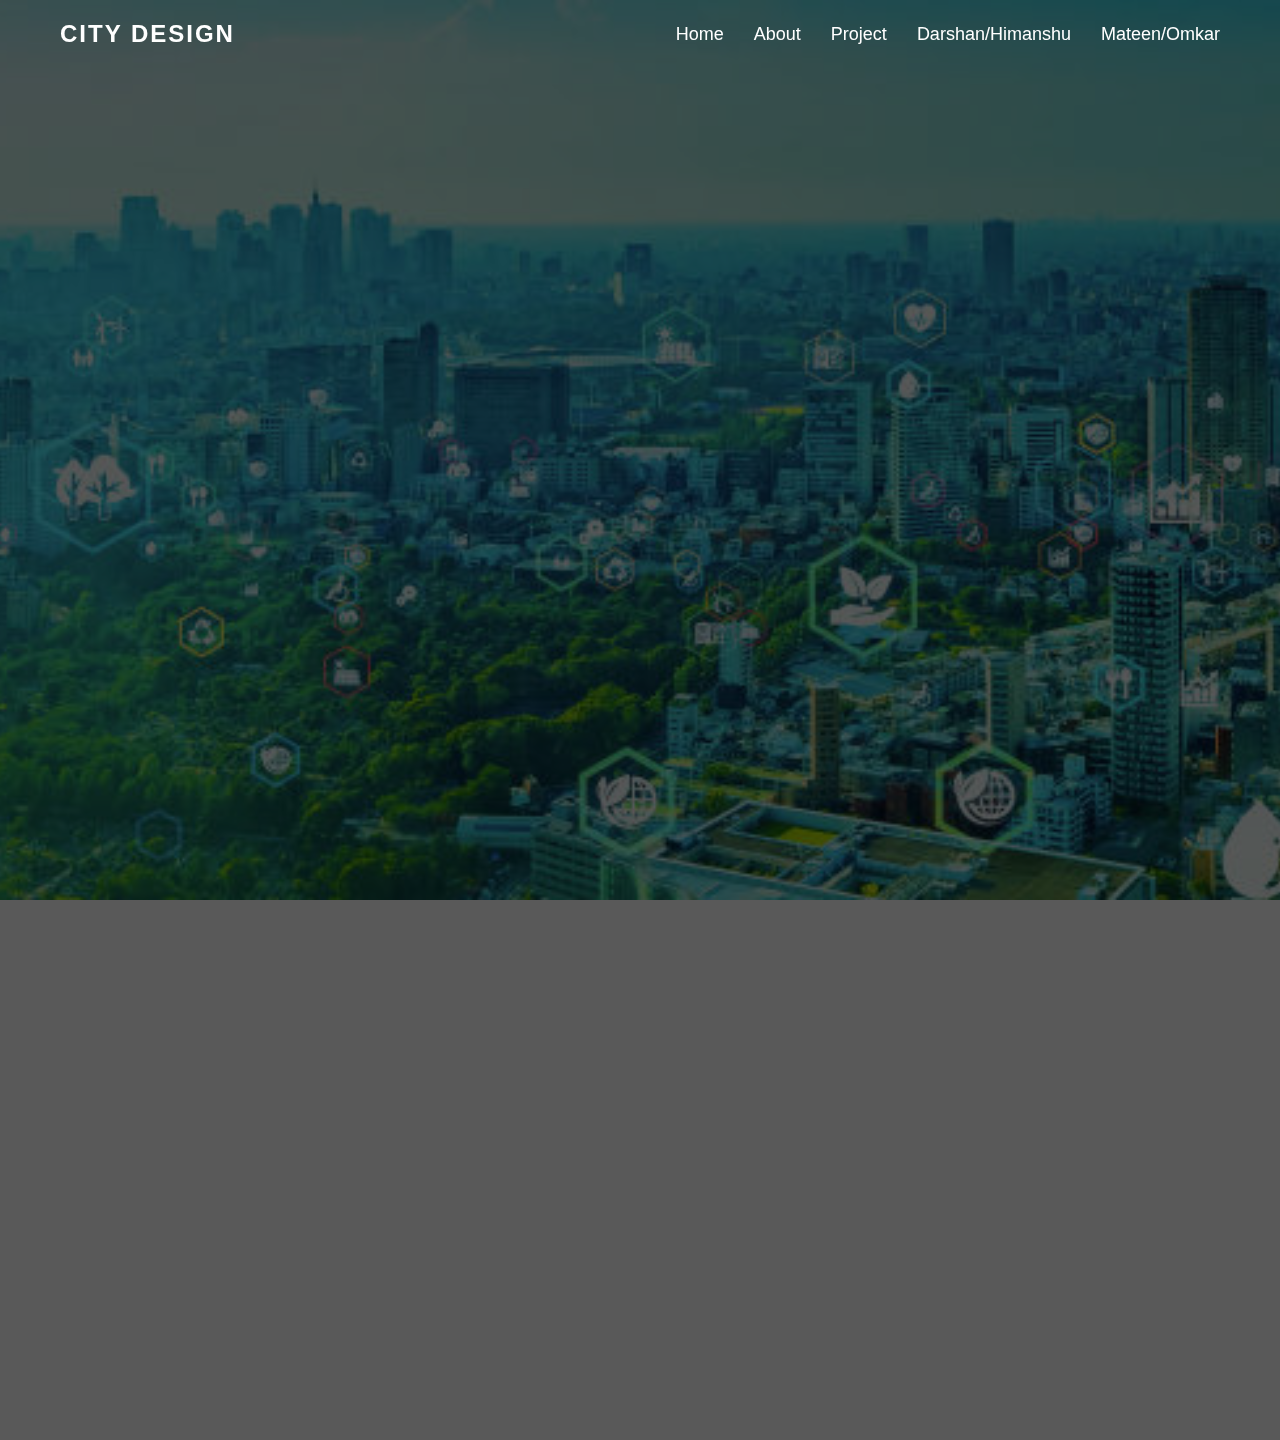
<file: index.html>
<!DOCTYPE html>
<html lang="en">
<head>
<meta charset="UTF-8">
<meta name="viewport" content="width=device-width, initial-scale=1.0">
<title>City Design - Home</title>
<link rel="stylesheet" href="index.css">
</head>

<body>

<!-- NAVBAR -->
<header>
    <nav class="navbar">
        <div class="logo">CITY DESIGN</div>
        <ul class="nav-links">
            <li><a href="index.html">Home</a></li>
            <li><a href="about.html">About</a></li>
            <li><a href="Project.html">Project</a></li>
            <li><a href="himanshu.html">Darshan/Himanshu</a></li>
        <li><a href="omkar.html">Mateen/Omkar</a></li></a></li>
            
        </ul>
    </nav>
</header>

<!-- INTRO CONTENT -->
<section class="intro">
    <h2>Introduction</h2>
    <div class="content-box">
        <p><strong>Course:</strong> DAA</p>
        <p><strong>Course Code:</strong> 24ECSC205</p>
        <p><strong>Instructor:</strong> Prof. priyadarshini</p>
        <p><strong>University:</strong> KLE Technological University</p>
        <p><strong>Topic:</strong> City Design</p>
    </div>
</section>

<div class="team-table-container">
    <table class="team-table">
        <tr>
            <th>Name</th>
            <th>USN</th>
        </tr>
        <tr>
            <td>Darshan Jannu</td>
            <td>01fe25bcs708</td>
        </tr>
        <tr>
            <td>Mateen syed</td>
            <td>01fe25bcs725</td>
        </tr>
        <tr>
            <td>Himanshu</td>
            <td>01fe25bcs734</td>
        </tr>
        <tr>
            <td>Omkar</td>
            <td>01fe25bcs726</td>
        </tr>
    </table>
</div>
<div class="content-box">
    <div class="questions">
                    <h2>About the Course</h2>
                    <p class="ans">Design and Analysis of Algorithms is the foundation of computer science.
                        It teaches how to develop efficient solutions to complex problems by exploring multiple 
                        strategies and evaluating their performance. The course focuses on transforming real-world 
                        challenges into logical models and choosing the most optimal approach among many possibilities. 
                        It sharpens analytical reasoning and enables students to think smarter, faster, and more creatively.</p>
                    
                    <h2> Real world relevance & applications</h2>
                    <p class ="ans"> Algorithms drive modern technology silently but powerfully.
                       Shortest path algorithms help transportation networks and delivery systems optimize travel time.
                       Recommendation algorithms personalize content on platforms like Netflix or YouTube.
                       Graph algorithms map connections across social networks, while search algorithms retrieve information 
                       in a fraction of a second. Even behind secure payments and cybersecurity, encryption algorithms protect 
                       sensitive data. These real-time uses demonstrate how algorithmic thinking transforms everyday digital processes
                       into fast, reliable, and intelligent experiences.</p>

    </div>
</div>  
</body>
</html>
</file>
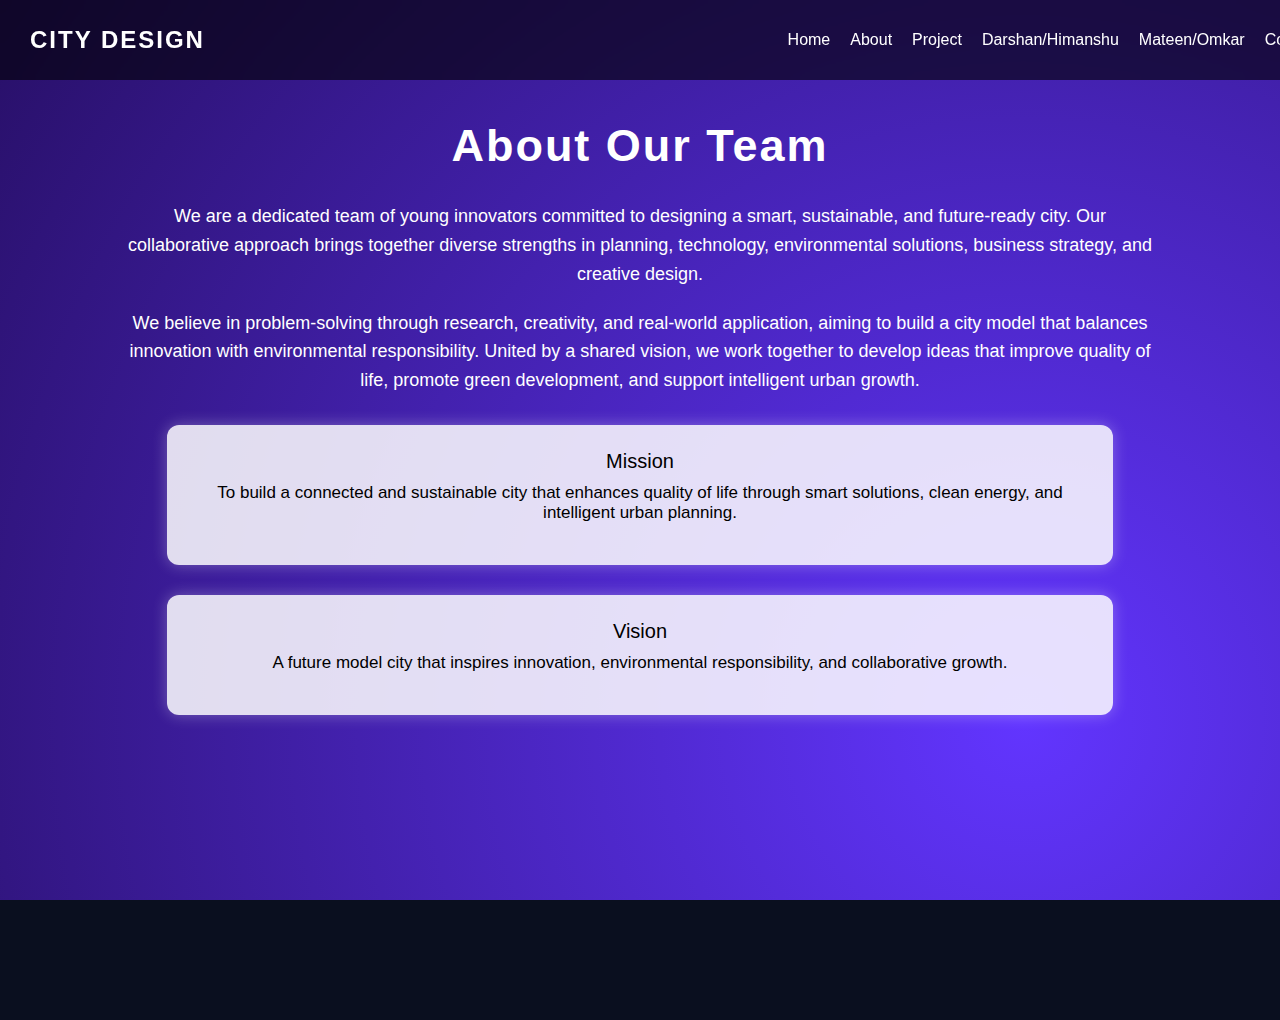
<file: about.html>
<!DOCTYPE html>
<html lang="en">
<head>
<meta charset="UTF-8">
<meta name="viewport" content="width=device-width, initial-scale=1.0">
<title>About Our Team</title>
<link rel="stylesheet" href="project.css">
<style>
    body {
        
        margin: 0;
        font-family: "Poppins", sans-serif;
        text-align: center;
    }

    h1 {
        margin-top: 120px;
        font-size: 45px;
        letter-spacing: 2px;
    }

    .description {
        width: 80%;
        margin: 20px auto;
        font-size: 18px;
        line-height: 1.6;
    }

    .box {
        background: rgba(255, 255, 255, 0.85);
        color: #000;
        padding: 25px;
        margin: 30px auto;
        width: 70%;
        border-radius: 12px;
        font-size: 20px;
        font-weight: 500;
        box-shadow: 0 0 15px rgba(255,255,255,0.3);
    }

    .box p {
        margin-top: 10px;
        font-size: 17px;
        font-weight: 400;
    }

    /* Navbar Styles */
    .navbar {
        display: flex;
        justify-content: space-between;
        align-items: center;
        padding: 15px 30px;
        position: fixed;
        top: 0;
        width: 100%;
        background: rgba(0,0,0,0.6);
        backdrop-filter: blur(8px);
        z-index: 999;
    }

    .logo {
        font-size: 24px;
        font-weight: bold;
    }

    .nav-links {
        list-style: none;
        display: flex;
        gap: 20px;
    }

    .nav-links li a {
        text-decoration: none;
        color: white;
        font-size: 16px;
        transition: 0.3s;
    }

    .nav-links li a:hover {
        color: #a986ff;
    }
</style>
</head>
<body>

<header>
    <nav class="navbar">
        <div class="logo">CITY DESIGN</div>
        <ul class="nav-links">
            <li><a href="index.html">Home</a></li>
            <li><a href="about.html">About</a></li>
            <li><a href="Project.html">Project</a></li>
        <li><a href="himanshu.html">Darshan/Himanshu</a></li>
        <li><a href="omkar.html">Mateen/Omkar</a></li>
           
            <li><a href="collab.html">Collab</a></li>
        </ul>
    </nav>
</header>

<h1>About Our Team</h1>

<p class="description">
    We are a dedicated team of young innovators committed to designing a smart, sustainable,
    and future-ready city. Our collaborative approach brings together diverse strengths in planning,
    technology, environmental solutions, business strategy, and creative design.
</p>

<p class="description">
    We believe in problem-solving through research, creativity, and real-world application, aiming to build
    a city model that balances innovation with environmental responsibility. United by a shared vision,
    we work together to develop ideas that improve quality of life, promote green development,
    and support intelligent urban growth.
</p>

<div class="box">
    Mission
    <p>To build a connected and sustainable city that enhances quality of life through smart solutions,
    clean energy, and intelligent urban planning.</p>
</div>

<div class="box">
    Vision
    <p>A future model city that inspires innovation, environmental responsibility, and collaborative growth.</p>
</div>

</body>
</html>
</file>
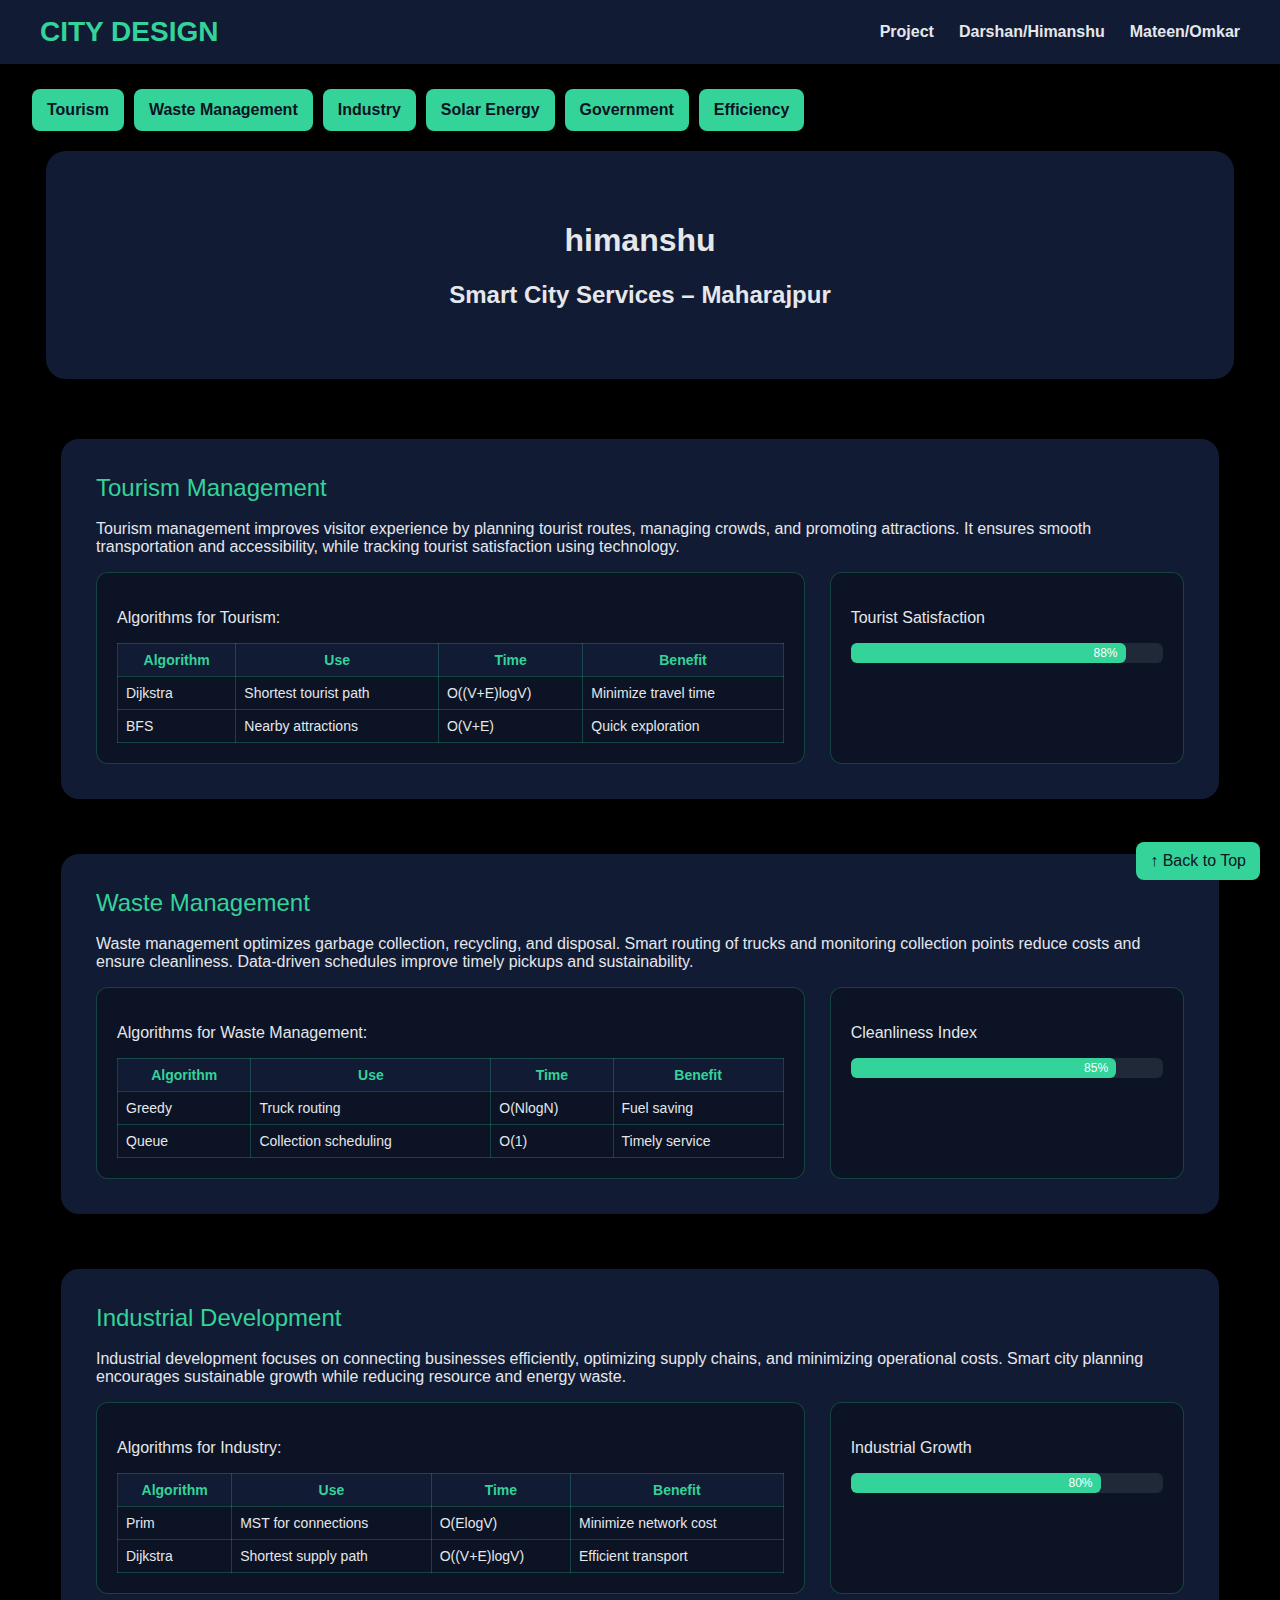
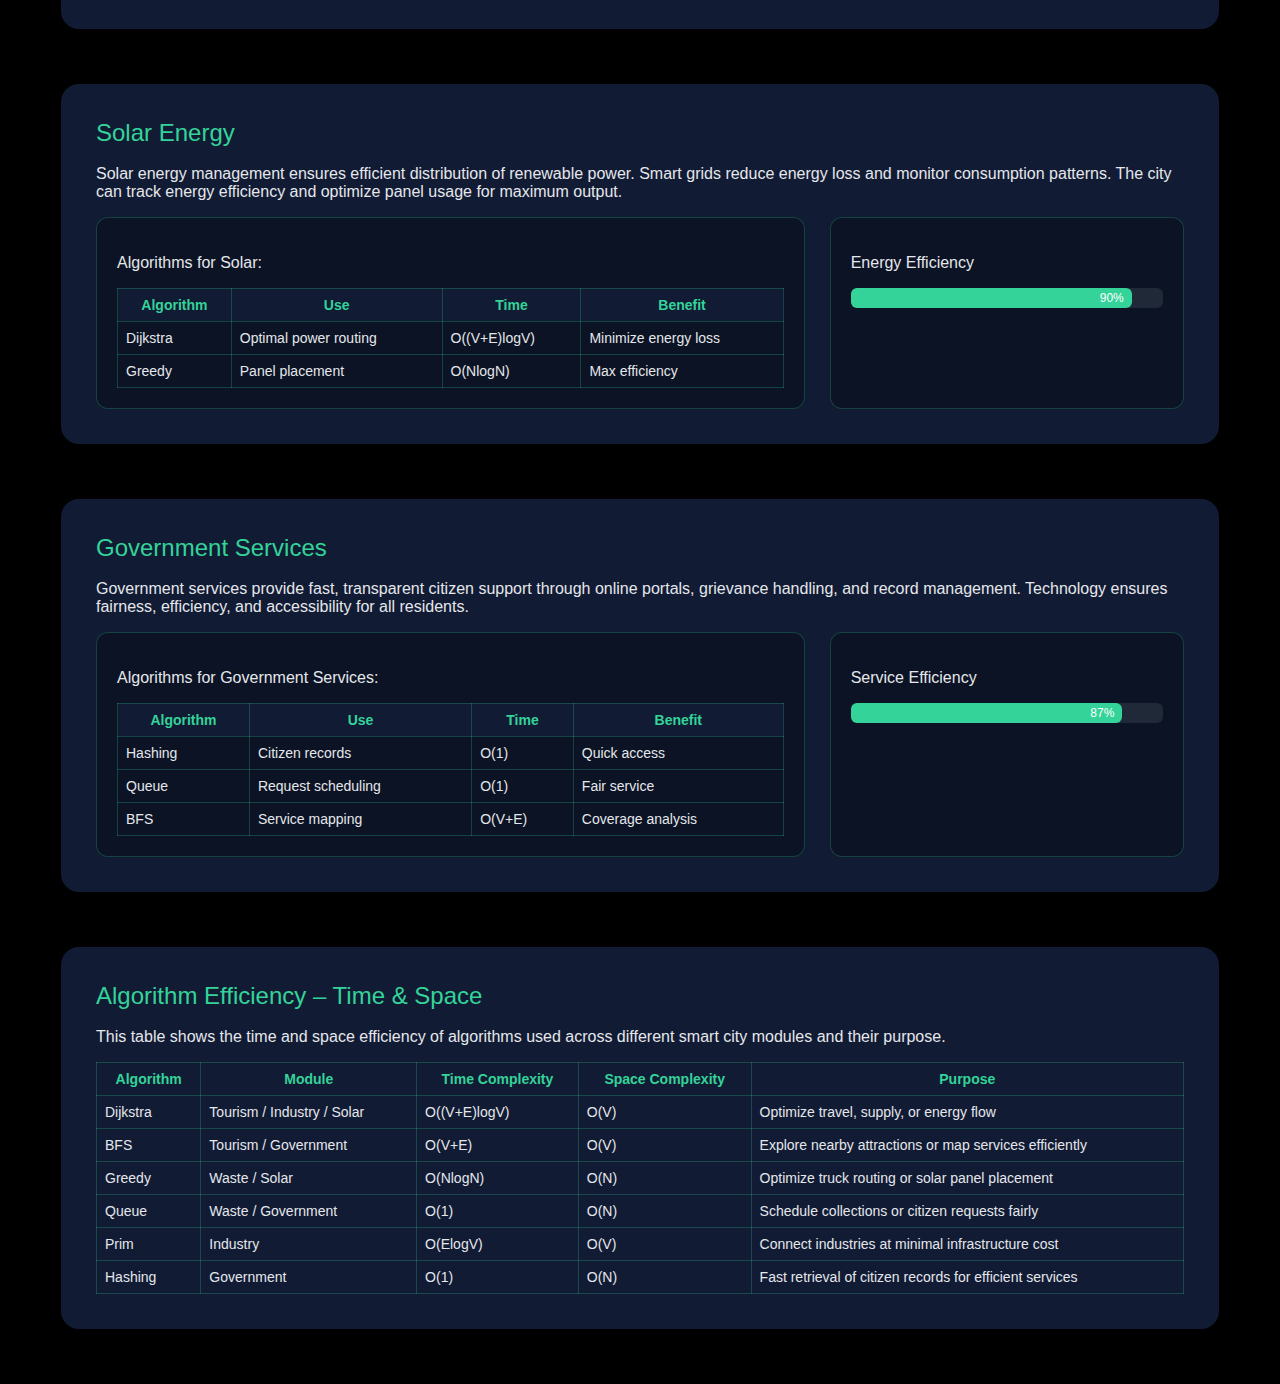
<file: himanshu.html>
<!DOCTYPE html>
<html lang="en">
<head>
<meta charset="UTF-8">
<title>City Design – himanshu</title>
<meta name="viewport" content="width=device-width, initial-scale=1.0">

<style>
body{
  margin:0;
  font-family:'Poppins',sans-serif;
  background:#000000;
  color:#e5e7eb;
  scroll-behavior:smooth;
}
.navbar{
  background:#111b34;
  padding:16px 40px;
  display:flex;
  justify-content:space-between;
  align-items:center;
  position:sticky;
  top:0;
  z-index:1000;
}
.logo{
  font-size:28px;
  font-weight:800;
  color:#34d399;
}
.nav-links{
  list-style:none;
  display:flex;
  gap:25px;
  margin:0;
  padding:0;
}
.nav-links a{
  text-decoration:none;
  color:#e5e7eb;
  font-size:16px;
  font-weight:600;
}
.topic-buttons{
  width:95%;
  margin:25px auto 0;
  display:flex;
  gap:10px;
  overflow-x:auto;
}
.topic-btn{
  padding:12px 15px;
  background:#34d399;
  color:#0b1324;
  border-radius:8px;
  text-decoration:none;
  font-weight:700;
}
.header{
  width:85%;
  margin:20px auto 60px;
  background:#111b34;
  padding:50px;
  border-radius:20px;
  text-align:center;
}
.section{
  width:85%;
  margin:55px auto;
  background:#111b34;
  padding:35px;
  border-radius:18px;
}
.section-title{
  font-size:24px;
  color:#34d399;
  margin-bottom:18px;
}
.grid{
  display:grid;
  grid-template-columns:2fr 1fr;
  gap:25px;
}
.card{
  background:#0b1324;
  padding:20px;
  border-radius:12px;
  border:1px solid rgba(52,211,153,0.25);
}
.algorithm-table{
  width:100%;
  border-collapse:collapse;
  font-size:14px;
}
.algorithm-table th,.algorithm-table td{
  border:1px solid rgba(52,211,153,0.25);
  padding:8px;
}
.algorithm-table th{
  background:#111b34;
  color:#34d399;
}
.chart-bar-container{
  position: relative;
  background:#1f2937;
  border-radius:6px;
  height:20px;
  margin-top:8px;
}
.chart-bar{
  height:100%;
  background:#34d399;
  border-radius:6px;
  position: relative;
  width:0%;
  transition: width 1.5s ease-in-out;
}
.chart-percent{
  position:absolute;
  right:8px;
  color:#fff;
  font-size:12px;
  top:0;
  height:100%;
  display:flex;
  align-items:center;
}
.back-to-top{
  position:fixed;
  bottom:20px;
  right:20px;
  background:#34d399;
  color:#0b1324;
  padding:10px 14px;
  border-radius:8px;
  text-decoration:none;
}

/* Tooltip for efficiency table */
.algorithm-table tr[title] {
  cursor: help;
  position: relative;
}
.algorithm-table tr[title]:hover::after {
  content: attr(title);
  position: absolute;
  background: #34d399;
  color: #0b1324;
  padding: 6px 10px;
  border-radius: 6px;
  top: 100%;
  left: 0;
  white-space: nowrap;
  z-index: 1000;
  font-size: 12px;
}
</style>
</head>

<body>

<!-- NAVBAR -->
<nav class="navbar">
  <div class="logo">CITY DESIGN</div>
  <ul class="nav-links">
    <li><a href="Project.html">Project</a></li>
    <li><a href="himanshu.html">Darshan/Himanshu</a></li>
        <li><a href="omkar.html">Mateen/Omkar</a></li>
  </ul>
</nav>

<!-- TOPIC BUTTONS -->
<div class="topic-buttons">
  <a href="#tourism" class="topic-btn">Tourism</a>
  <a href="#waste" class="topic-btn">Waste Management</a>
  <a href="#industry" class="topic-btn">Industry</a>
  <a href="#solar" class="topic-btn">Solar Energy</a>
  <a href="#govt" class="topic-btn">Government</a>
  <a href="#efficiency" class="topic-btn">Efficiency</a>
</div>

<!-- HEADER -->
<div class="header">
  <h1>himanshu</h1>
  <h2>Smart City Services – Maharajpur</h2>
</div>

<!-- TOURISM -->
<div class="section" id="tourism">
  <div class="section-title">Tourism Management</div>
  <p>Tourism management improves visitor experience by planning tourist routes, managing crowds, and promoting attractions. It ensures smooth transportation and accessibility, while tracking tourist satisfaction using technology.</p>
  <div class="grid">
    <div class="card">
      <p>Algorithms for Tourism:</p>
      <table class="algorithm-table">
        <tr><th>Algorithm</th><th>Use</th><th>Time</th><th>Benefit</th></tr>
        <tr><td>Dijkstra</td><td>Shortest tourist path</td><td>O((V+E)logV)</td><td>Minimize travel time</td></tr>
        <tr><td>BFS</td><td>Nearby attractions</td><td>O(V+E)</td><td>Quick exploration</td></tr>
      </table>
    </div>
    <div class="card">
      <p>Tourist Satisfaction</p>
      <div class="chart-bar-container">
        <div class="chart-bar" data-percentage="88"><span class="chart-percent">88%</span></div>
      </div>
    </div>
  </div>
</div>

<!-- WASTE -->
<div class="section" id="waste">
  <div class="section-title">Waste Management</div>
  <p>Waste management optimizes garbage collection, recycling, and disposal. Smart routing of trucks and monitoring collection points reduce costs and ensure cleanliness. Data-driven schedules improve timely pickups and sustainability.</p>
  <div class="grid">
    <div class="card">
      <p>Algorithms for Waste Management:</p>
      <table class="algorithm-table">
        <tr><th>Algorithm</th><th>Use</th><th>Time</th><th>Benefit</th></tr>
        <tr><td>Greedy</td><td>Truck routing</td><td>O(NlogN)</td><td>Fuel saving</td></tr>
        <tr><td>Queue</td><td>Collection scheduling</td><td>O(1)</td><td>Timely service</td></tr>
      </table>
    </div>
    <div class="card">
      <p>Cleanliness Index</p>
      <div class="chart-bar-container">
        <div class="chart-bar" data-percentage="85"><span class="chart-percent">85%</span></div>
      </div>
    </div>
  </div>
</div>

<!-- INDUSTRY -->
<div class="section" id="industry">
  <div class="section-title">Industrial Development</div>
  <p>Industrial development focuses on connecting businesses efficiently, optimizing supply chains, and minimizing operational costs. Smart city planning encourages sustainable growth while reducing resource and energy waste.</p>
  <div class="grid">
    <div class="card">
      <p>Algorithms for Industry:</p>
      <table class="algorithm-table">
        <tr><th>Algorithm</th><th>Use</th><th>Time</th><th>Benefit</th></tr>
        <tr><td>Prim</td><td>MST for connections</td><td>O(ElogV)</td><td>Minimize network cost</td></tr>
        <tr><td>Dijkstra</td><td>Shortest supply path</td><td>O((V+E)logV)</td><td>Efficient transport</td></tr>
      </table>
    </div>
    <div class="card">
      <p>Industrial Growth</p>
      <div class="chart-bar-container">
        <div class="chart-bar" data-percentage="80"><span class="chart-percent">80%</span></div>
      </div>
    </div>
  </div>
</div>

<!-- SOLAR -->
<div class="section" id="solar">
  <div class="section-title">Solar Energy</div>
  <p>Solar energy management ensures efficient distribution of renewable power. Smart grids reduce energy loss and monitor consumption patterns. The city can track energy efficiency and optimize panel usage for maximum output.</p>
  <div class="grid">
    <div class="card">
      <p>Algorithms for Solar:</p>
      <table class="algorithm-table">
        <tr><th>Algorithm</th><th>Use</th><th>Time</th><th>Benefit</th></tr>
        <tr><td>Dijkstra</td><td>Optimal power routing</td><td>O((V+E)logV)</td><td>Minimize energy loss</td></tr>
        <tr><td>Greedy</td><td>Panel placement</td><td>O(NlogN)</td><td>Max efficiency</td></tr>
      </table>
    </div>
    <div class="card">
      <p>Energy Efficiency</p>
      <div class="chart-bar-container">
        <div class="chart-bar" data-percentage="90"><span class="chart-percent">90%</span></div>
      </div>
    </div>
  </div>
</div>

<!-- GOVERNMENT -->
<div class="section" id="govt">
  <div class="section-title">Government Services</div>
  <p>Government services provide fast, transparent citizen support through online portals, grievance handling, and record management. Technology ensures fairness, efficiency, and accessibility for all residents.</p>
  <div class="grid">
    <div class="card">
      <p>Algorithms for Government Services:</p>
      <table class="algorithm-table">
        <tr><th>Algorithm</th><th>Use</th><th>Time</th><th>Benefit</th></tr>
        <tr><td>Hashing</td><td>Citizen records</td><td>O(1)</td><td>Quick access</td></tr>
        <tr><td>Queue</td><td>Request scheduling</td><td>O(1)</td><td>Fair service</td></tr>
        <tr><td>BFS</td><td>Service mapping</td><td>O(V+E)</td><td>Coverage analysis</td></tr>
      </table>
    </div>
    <div class="card">
      <p>Service Efficiency</p>
      <div class="chart-bar-container">
        <div class="chart-bar" data-percentage="87"><span class="chart-percent">87%</span></div>
      </div>
    </div>
  </div>
</div>

<!-- TIME & SPACE EFFICIENCY -->
<div class="section" id="efficiency">
  <div class="section-title">Algorithm Efficiency – Time & Space</div>
  <p>This table shows the time and space efficiency of algorithms used across different smart city modules and their purpose.</p>
  
  <table class="algorithm-table">
    <tr>
      <th>Algorithm</th>
      <th>Module</th>
      <th>Time Complexity</th>
      <th>Space Complexity</th>
      <th>Purpose</th>
    </tr>
    <tr title="Dijkstra uses a priority queue to find shortest paths efficiently. Space depends on storing distances and queue.">
      <td>Dijkstra</td>
      <td>Tourism / Industry / Solar</td>
      <td>O((V+E)logV)</td>
      <td>O(V)</td>
      <td>Optimize travel, supply, or energy flow</td>
    </tr>
    <tr title="BFS explores neighbors level by level using a queue. Space is proportional to the number of nodes.">
      <td>BFS</td>
      <td>Tourism / Government</td>
      <td>O(V+E)</td>
      <td>O(V)</td>
      <td>Explore nearby attractions or map services efficiently</td>
    </tr>
    <tr title="Greedy selects optimal local choices; space depends on storing list of nodes or elements.">
      <td>Greedy</td>
      <td>Waste / Solar</td>
      <td>O(NlogN)</td>
      <td>O(N)</td>
      <td>Optimize truck routing or solar panel placement</td>
    </tr>
    <tr title="Queue handles scheduling of tasks or requests; space depends on queue size.">
      <td>Queue</td>
      <td>Waste / Government</td>
      <td>O(1)</td>
      <td>O(N)</td>
      <td>Schedule collections or citizen requests fairly</td>
    </tr>
    <tr title="Prim builds a minimum spanning tree; space stores vertices and edges.">
      <td>Prim</td>
      <td>Industry</td>
      <td>O(ElogV)</td>
      <td>O(V)</td>
      <td>Connect industries at minimal infrastructure cost</td>
    </tr>
    <tr title="Hashing allows constant-time record lookup; space proportional to number of records.">
      <td>Hashing</td>
      <td>Government</td>
      <td>O(1)</td>
      <td>O(N)</td>
      <td>Fast retrieval of citizen records for efficient services</td>
    </tr>
  </table>
</div>

<a href="#" class="back-to-top">↑ Back to Top</a>

<script>
// Animate chart bars on page load
window.addEventListener('load', () => {
  const bars = document.querySelectorAll('.chart-bar');
  bars.forEach(bar => {
    const percentage = bar.getAttribute('data-percentage');
    setTimeout(() => {
      bar.style.width = percentage + '%';
    }, 200);
  });
});
</script>

</body>
</html>
</file>
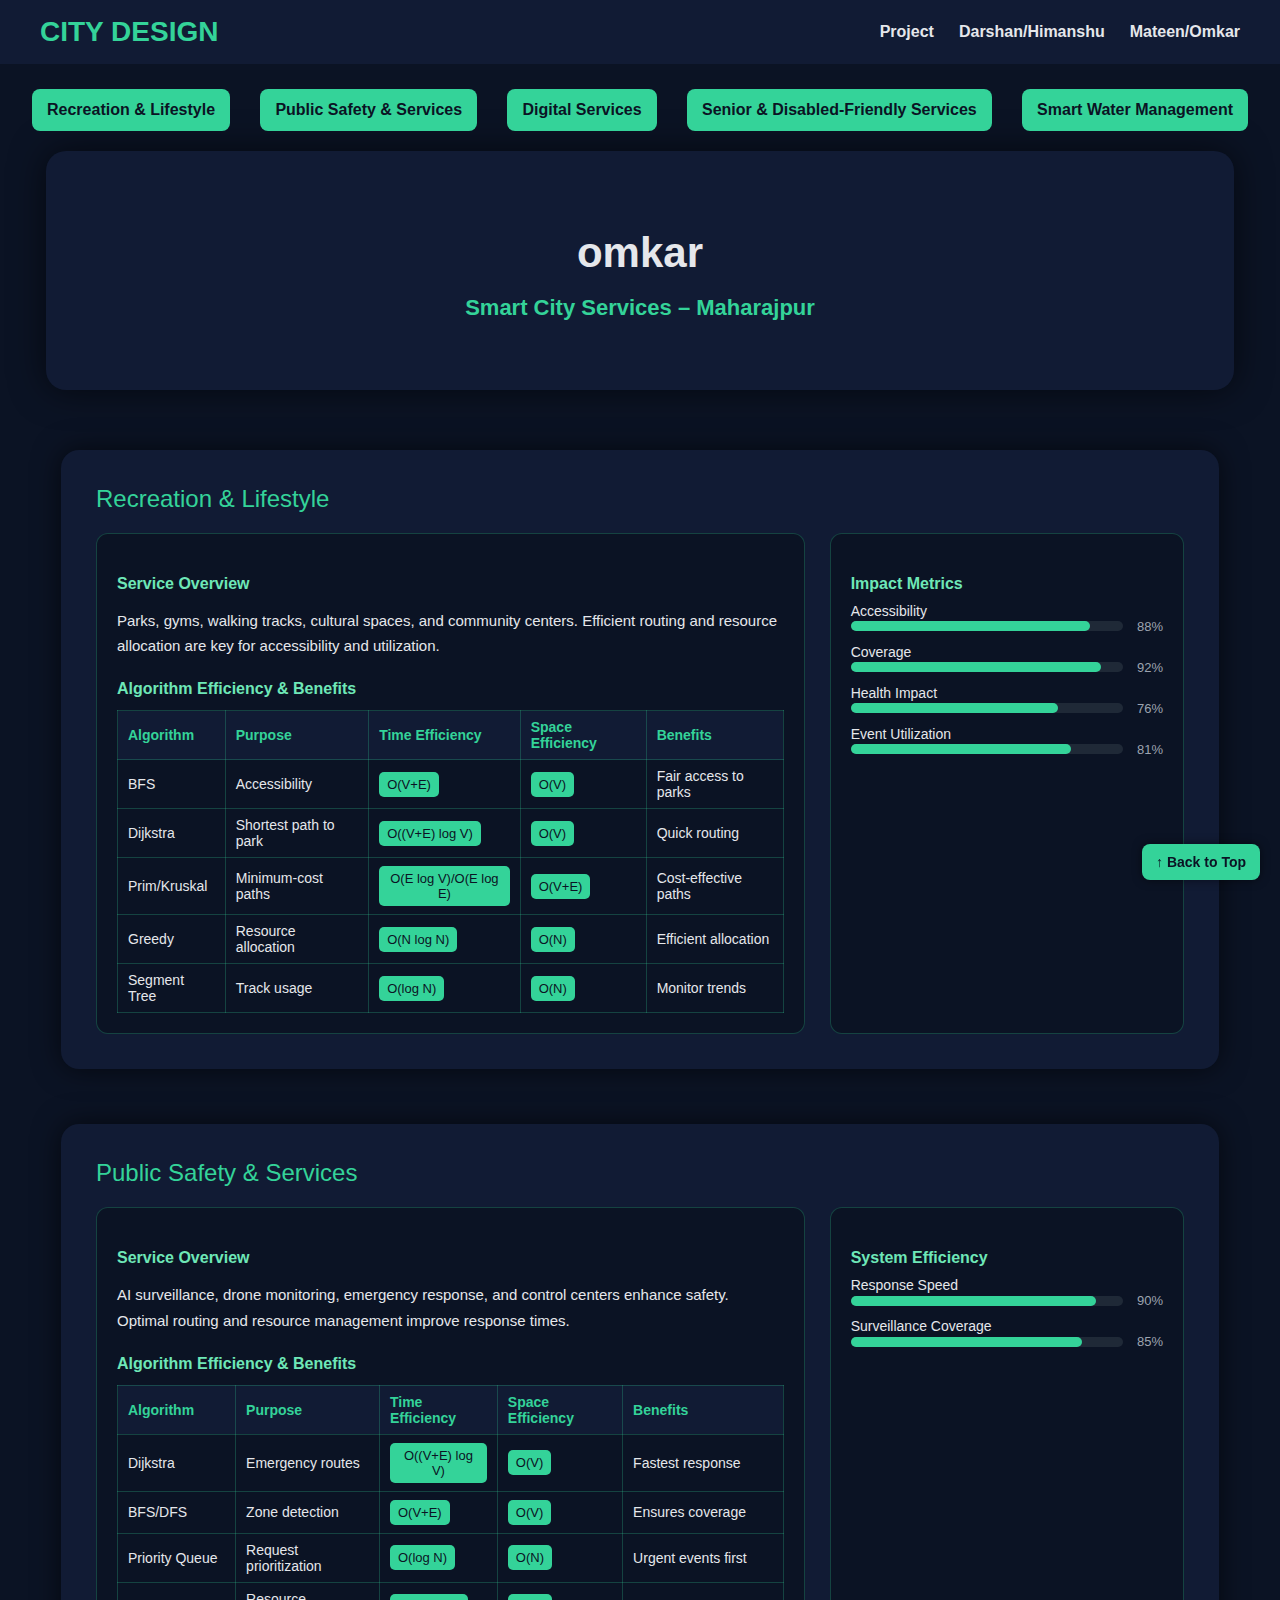
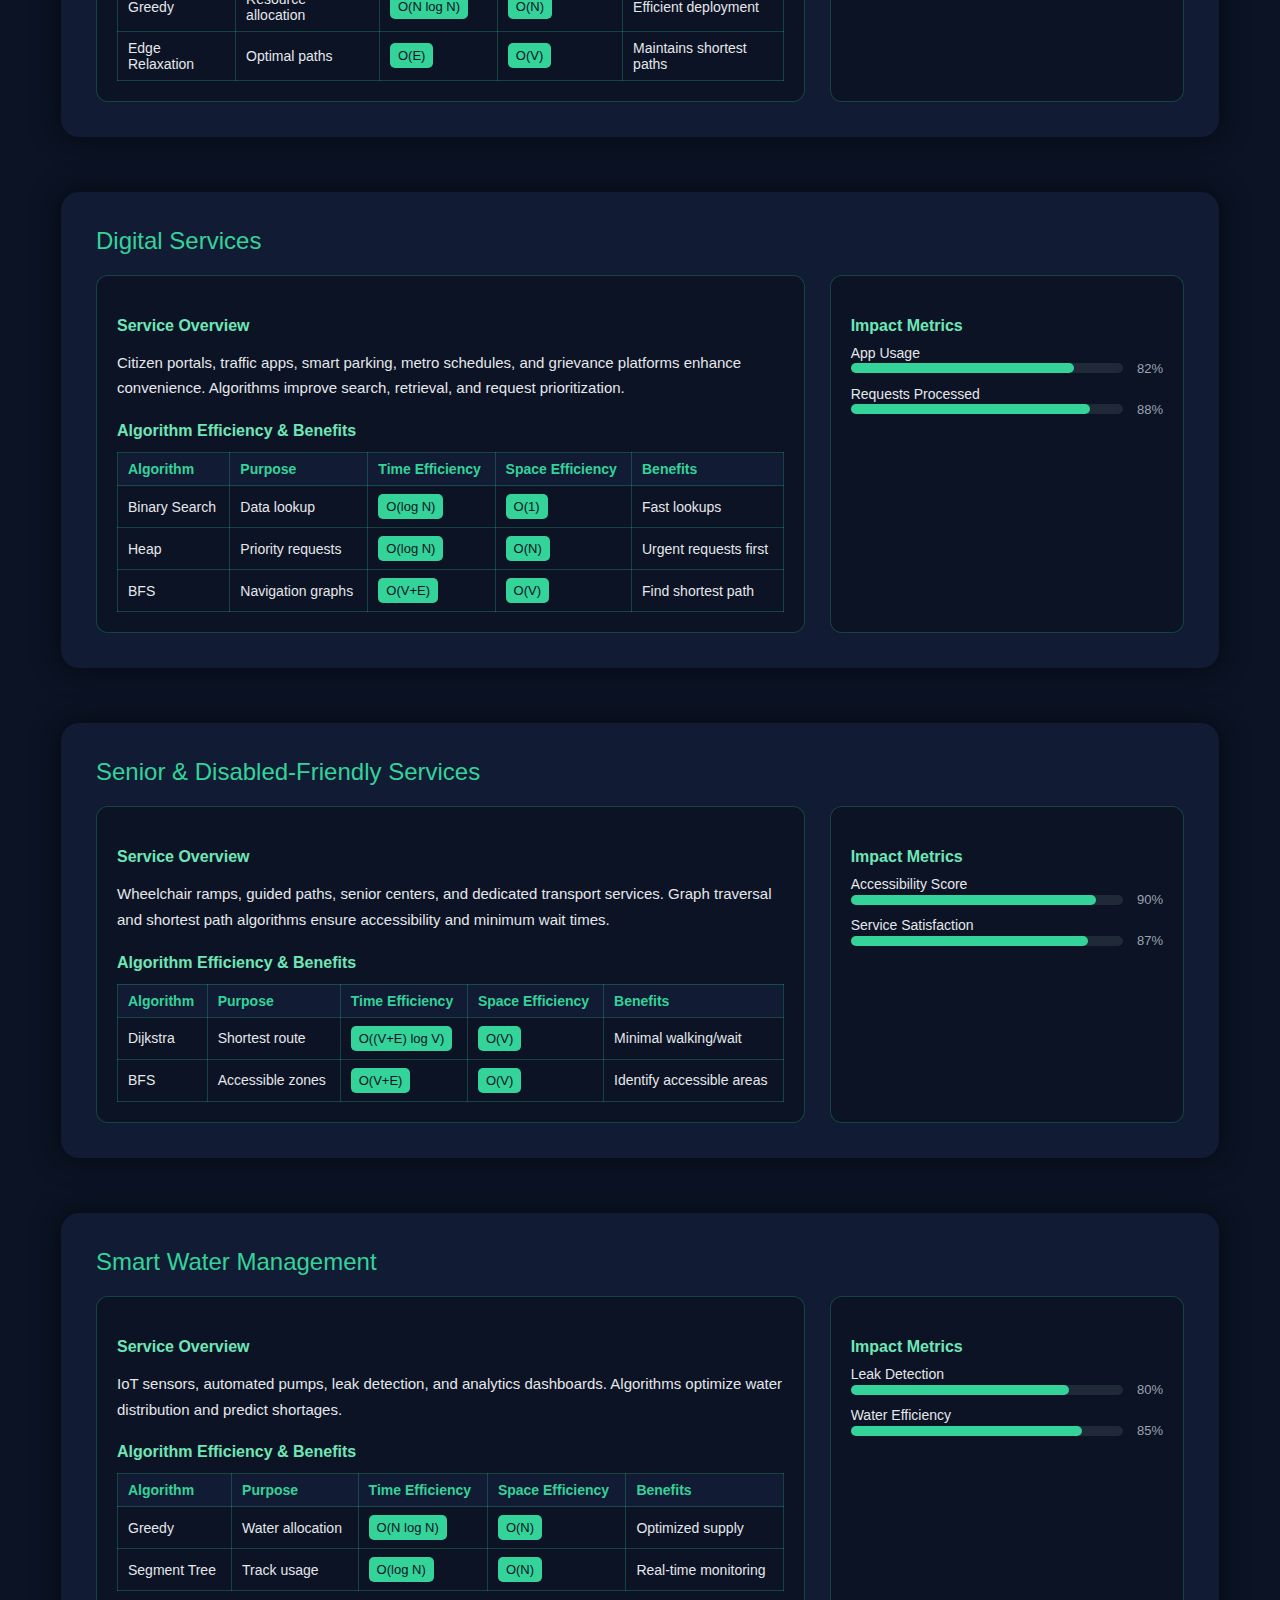
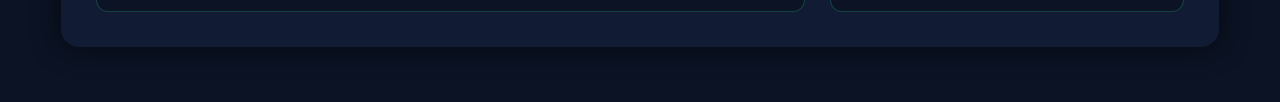
<file: omkar.html>
<!DOCTYPE html>
<html lang="en">
<head>
<meta charset="UTF-8">
<title>City Design – omkar</title>
<meta name="viewport" content="width=device-width, initial-scale=1.0">

<style>
body{
  margin:0;
  font-family:'Poppins',sans-serif;
  background:#0b1324;
  color:#e5e7eb;
  scroll-behavior: smooth;
}

/* NAVBAR */
.navbar{
  background:#111b34;
  padding:16px 40px;
  display:flex;
  justify-content:space-between;
  align-items:center;
  position:sticky;
  top:0;
  z-index:1000;
}

.logo{
  font-size:28px;
  font-weight:800;
  color:#34d399;
}

.nav-links{
  list-style:none;
  display:flex;
  gap:25px;
  margin:0;
  padding:0;
}

.nav-links a{
  text-decoration:none;
  color:#e5e7eb;
  font-size:16px;
  font-weight:600;
}

/* TOPIC BUTTONS */
.topic-buttons{
  width:95%;
  margin:25px auto 0;
  display:flex;
  justify-content:space-between;
  gap:10px;
  flex-wrap:nowrap;
  overflow-x:auto;
}

.topic-btn{
  padding:12px 15px;
  background:#34d399;
  color:#0b1324;
  border-radius:8px;
  text-decoration:none;
  font-weight:700;
  font-size:16px;
  white-space:nowrap;
  transition: all 0.3s ease;
}

.topic-btn:hover{
  background:#00ff99;
  color:#111b34;
  transform:translateY(-2px);
}

/* HEADER */
.header{
  width:85%;
  margin:20px auto 60px;
  background:#111b34;
  padding:50px;
  border-radius:20px;
  text-align:center;
  box-shadow:0 0 35px rgba(0,0,0,0.6);
}

.header h1{
  font-size:42px;
  margin-bottom:10px;
}

.header h2{
  font-size:22px;
  color:#34d399;
}

/* SECTION */
.section{
  width:85%;
  margin:55px auto;
  background:#111b34;
  padding:35px;
  border-radius:18px;
  box-shadow:0 0 28px rgba(0,0,0,0.6);
}

.section-title{
  font-size:24px;
  color:#34d399;
  margin-bottom:18px;
  transition: all 0.3s ease;
}

.section-title:hover{
  color:#00ff99;
  text-shadow:0 0 8px #00ff99;
  cursor:pointer;
}

/* GRID */
.grid{
  display:grid;
  grid-template-columns:2fr 1fr;
  gap:25px;
  margin-top:20px;
}

/* CARD */
.card{
  background:#0b1324;
  padding:20px;
  border-radius:12px;
  border:1px solid rgba(52,211,153,0.25);
  transition: all 0.3s ease;
}

.card:hover{
  box-shadow:0 0 25px 3px #34d399;
  transform: translateY(-3px);
}

.card h4{
  font-size:16px;
  color:#6ee7b7;
  margin-bottom:8px;
}

.card p,
.card ul li{
  font-size:15px;
  line-height:1.7;
}

.card ul{
  margin-left:20px;
}

/* ALGORITHM TABLE */
.algorithm-table{
  width:100%;
  border-collapse: collapse;
  margin-top:12px;
  font-size:14px;
}

.algorithm-table th,
.algorithm-table td{
  border:1px solid rgba(52,211,153,0.25);
  padding:8px 10px;
  text-align:left;
}

.algorithm-table th{
  background:#111b34;
  color:#34d399;
}

.algorithm-table td{
  background:#0b1324;
  color:#e5e7eb;
}

/* CHARTS */
.chart-label{
  font-size:14px;
  margin-top:10px;
}

.chart-row{
  display:flex;
  align-items:center;
  gap:8px;
}

.chart-bg{
  flex:1;
  background:#1f2937;
  border-radius:6px;
}

.chart-bar{
  height:10px;
  background:#34d399;
  border-radius:6px;
}

.chart-percent{
  font-size:13px;
  color:#9ca3af;
  min-width:32px;
  text-align:right;
}

/* CODE BUTTON */
.code-btn{
  background:#34d399;
  color:#0b1324;
  border:none;
  padding:5px 8px;
  border-radius:5px;
  cursor:pointer;
  font-size:13px;
}

.code-btn:hover{
  background:#00ff99;
}

.code-snippet{
  background:#111b34;
  color:#e5e7eb;
  padding:8px;
  margin-top:4px;
  border-radius:6px;
  font-size:13px;
  overflow-x:auto;
}

/* Back to Top button */
.back-to-top{
  position:fixed;
  bottom:20px;
  right:20px;
  background:#34d399;
  color:#0b1324;
  padding:10px 14px;
  border-radius:8px;
  text-decoration:none;
  font-weight:600;
  font-size:14px;
  box-shadow:0 0 10px rgba(0,0,0,0.5);
  transition: all 0.3s ease;
}

.back-to-top:hover{
  background:#00ff99;
  color:#111b34;
  transform:translateY(-3px);
}
</style>
</head>
<body>

<!-- NAVBAR -->
<header>
<nav class="navbar">
  <div class="logo">CITY DESIGN</div>
  <ul class="nav-links">
    <li><a href="Project.html">Project</a></li>
    <li><a href="himanshu.html">Darshan/Himanshu</a></li>
        <li><a href="omkar.html">Mateen/Omkar</a></li>
  </ul>
</nav>
</header>

<!-- Topic Buttons -->
<div class="topic-buttons">
  <a href="#recreation" class="topic-btn">Recreation & Lifestyle</a>
  <a href="#safety" class="topic-btn">Public Safety & Services</a>
  <a href="#digital" class="topic-btn">Digital Services</a>
  <a href="#senior" class="topic-btn">Senior & Disabled-Friendly Services</a>
  <a href="#water" class="topic-btn">Smart Water Management</a>
</div>

<div class="header">
  <h1>omkar</h1>
  <h2>Smart City Services – Maharajpur</h2>
</div>

<!-- ================= RECREATION ================= -->
<div class="section" id="recreation">
  <div class="section-title">Recreation & Lifestyle</div>
  <div class="grid">
    <div class="card">
      <h4>Service Overview</h4>
      <p>Parks, gyms, walking tracks, cultural spaces, and community centers. Efficient routing and resource allocation are key for accessibility and utilization.</p>
      <h4>Algorithm Efficiency & Benefits</h4>
      <table class="algorithm-table">
        <tr><th>Algorithm</th><th>Purpose</th><th>Time Efficiency</th><th>Space Efficiency</th><th>Benefits</th></tr>
        <tr>
          <td>BFS</td><td>Accessibility</td>
          <td><button class="code-btn" onclick="toggleCode('bfsTime')">O(V+E)</button>
<pre id="bfsTime" class="code-snippet" style="display:none;">function BFS(graph, start){ let visited = new Set(); let queue = [start]; while(queue.length){ let node = queue.shift(); if(!visited.has(node)){ visited.add(node); queue.push(...graph[node]); }}}</pre></td>
          <td><button class="code-btn" onclick="toggleCode('bfsSpace')">O(V)</button>
<pre id="bfsSpace" class="code-snippet" style="display:none;">// Stores all visited nodes</pre></td>
          <td>Fair access to parks</td>
        </tr>
        <tr>
          <td>Dijkstra</td><td>Shortest path to park</td>
          <td><button class="code-btn" onclick="toggleCode('dijkstraTime')">O((V+E) log V)</button>
<pre id="dijkstraTime" class="code-snippet" style="display:none;">function dijkstra(graph, start){ let dist = {}, pq = new MinHeap(); dist[start]=0; pq.insert([0,start]); while(!pq.isEmpty()){let [d,node]=pq.extractMin();}}</pre></td>
          <td><button class="code-btn" onclick="toggleCode('dijkstraSpace')">O(V)</button>
<pre id="dijkstraSpace" class="code-snippet" style="display:none;">// Stores distances + priority queue</pre></td>
          <td>Quick routing</td>
        </tr>
        <tr>
          <td>Prim/Kruskal</td><td>Minimum-cost paths</td>
          <td><button class="code-btn" onclick="toggleCode('primTime')">O(E log V)/O(E log E)</button>
<pre id="primTime" class="code-snippet" style="display:none;">function primMST(graph){ /* MST from start node */ }</pre></td>
          <td><button class="code-btn" onclick="toggleCode('primSpace')">O(V+E)</button>
<pre id="primSpace" class="code-snippet" style="display:none;">// Store edges + visited nodes</pre></td>
          <td>Cost-effective paths</td>
        </tr>
        <tr>
          <td>Greedy</td><td>Resource allocation</td>
          <td><button class="code-btn" onclick="toggleCode('greedyTime')">O(N log N)</button>
<pre id="greedyTime" class="code-snippet" style="display:none;">function allocateResources(items){ items.sort((a,b)=>b.value-a.value); }</pre></td>
          <td><button class="code-btn" onclick="toggleCode('greedySpace')">O(N)</button>
<pre id="greedySpace" class="code-snippet" style="display:none;">// Array for allocation</pre></td>
          <td>Efficient allocation</td>
        </tr>
        <tr>
          <td>Segment Tree</td><td>Track usage</td>
          <td><button class="code-btn" onclick="toggleCode('segTime')">O(log N)</button>
<pre id="segTime" class="code-snippet" style="display:none;">function update(node,val){/* update usage */}</pre></td>
          <td><button class="code-btn" onclick="toggleCode('segSpace')">O(N)</button>
<pre id="segSpace" class="code-snippet" style="display:none;">// Tree array</pre></td>
          <td>Monitor trends</td>
        </tr>
      </table>
    </div>
    <div class="card">
      <h4>Impact Metrics</h4>
      <div class="chart-label">Accessibility</div>
      <div class="chart-row"><div class="chart-bg"><div class="chart-bar" style="width:88%"></div></div><div class="chart-percent">88%</div></div>
      <div class="chart-label">Coverage</div>
      <div class="chart-row"><div class="chart-bg"><div class="chart-bar" style="width:92%"></div></div><div class="chart-percent">92%</div></div>
      <div class="chart-label">Health Impact</div>
      <div class="chart-row"><div class="chart-bg"><div class="chart-bar" style="width:76%"></div></div><div class="chart-percent">76%</div></div>
      <div class="chart-label">Event Utilization</div>
      <div class="chart-row"><div class="chart-bg"><div class="chart-bar" style="width:81%"></div></div><div class="chart-percent">81%</div></div>
    </div>
  </div>
</div>

<!-- ================= PUBLIC SAFETY ================= -->
<div class="section" id="safety">
  <div class="section-title">Public Safety & Services</div>
  <div class="grid">
    <div class="card">
      <h4>Service Overview</h4>
      <p>AI surveillance, drone monitoring, emergency response, and control centers enhance safety. Optimal routing and resource management improve response times.</p>
      <h4>Algorithm Efficiency & Benefits</h4>
      <table class="algorithm-table">
        <tr><th>Algorithm</th><th>Purpose</th><th>Time Efficiency</th><th>Space Efficiency</th><th>Benefits</th></tr>
        <tr>
          <td>Dijkstra</td><td>Emergency routes</td>
          <td><button class="code-btn" onclick="toggleCode('dijkstraSFT')">O((V+E) log V)</button>
<pre id="dijkstraSFT" class="code-snippet" style="display:none;">// same as earlier Dijkstra</pre></td>
          <td><button class="code-btn" onclick="toggleCode('dijkstraSFS')">O(V)</button>
<pre id="dijkstraSFS" class="code-snippet" style="display:none;">// same as earlier</pre></td>
          <td>Fastest response</td>
        </tr>
        <tr>
          <td>BFS/DFS</td><td>Zone detection</td>
          <td><button class="code-btn" onclick="toggleCode('bfsdfsTime')">O(V+E)</button>
<pre id="bfsdfsTime" class="code-snippet" style="display:none;">// BFS or DFS for zones</pre></td>
          <td><button class="code-btn" onclick="toggleCode('bfsdfsSpace')">O(V)</button>
<pre id="bfsdfsSpace" class="code-snippet" style="display:none;">// Visited nodes</pre></td>
          <td>Ensures coverage</td>
        </tr>
        <tr>
          <td>Priority Queue</td><td>Request prioritization</td>
          <td><button class="code-btn" onclick="toggleCode('pqTime')">O(log N)</button>
<pre id="pqTime" class="code-snippet" style="display:none;">// Insert/extract in PQ</pre></td>
          <td><button class="code-btn" onclick="toggleCode('pqSpace')">O(N)</button>
<pre id="pqSpace" class="code-snippet" style="display:none;">// Stores all requests</pre></td>
          <td>Urgent events first</td>
        </tr>
        <tr>
          <td>Greedy</td><td>Resource allocation</td>
          <td><button class="code-btn" onclick="toggleCode('greedySFT')">O(N log N)</button>
<pre id="greedySFT" class="code-snippet" style="display:none;">// Same greedy as above</pre></td>
          <td><button class="code-btn" onclick="toggleCode('greedySFS')">O(N)</button>
<pre id="greedySFS" class="code-snippet" style="display:none;">// Array for allocation</pre></td>
          <td>Efficient deployment</td>
        </tr>
        <tr>
          <td>Edge Relaxation</td><td>Optimal paths</td>
          <td><button class="code-btn" onclick="toggleCode('edgeTime')">O(E)</button>
<pre id="edgeTime" class="code-snippet" style="display:none;">// Relax edges in graph</pre></td>
          <td><button class="code-btn" onclick="toggleCode('edgeSpace')">O(V)</button>
<pre id="edgeSpace" class="code-snippet" style="display:none;">// Store distances</pre></td>
          <td>Maintains shortest paths</td>
        </tr>
      </table>
    </div>
    <div class="card">
      <h4>System Efficiency</h4>
      <div class="chart-label">Response Speed</div>
      <div class="chart-row"><div class="chart-bg"><div class="chart-bar" style="width:90%"></div></div><div class="chart-percent">90%</div></div>
      <div class="chart-label">Surveillance Coverage</div>
      <div class="chart-row"><div class="chart-bg"><div class="chart-bar" style="width:85%"></div></div><div class="chart-percent">85%</div></div>
    </div>
  </div>
</div>

<!-- ================= DIGITAL SERVICES ================= -->
<div class="section" id="digital">
  <div class="section-title">Digital Services</div>
  <div class="grid">
    <div class="card">
      <h4>Service Overview</h4>
      <p>Citizen portals, traffic apps, smart parking, metro schedules, and grievance platforms enhance convenience. Algorithms improve search, retrieval, and request prioritization.</p>
      <h4>Algorithm Efficiency & Benefits</h4>
      <table class="algorithm-table">
        <tr><th>Algorithm</th><th>Purpose</th><th>Time Efficiency</th><th>Space Efficiency</th><th>Benefits</th></tr>
        <tr>
          <td>Binary Search</td><td>Data lookup</td>
          <td><button class="code-btn" onclick="toggleCode('binSearchTime')">O(log N)</button>
<pre id="binSearchTime" class="code-snippet" style="display:none;">function binarySearch(arr,target){let l=0,r=arr.length-1;while(l<=r){let mid=Math.floor((l+r)/2);if(arr[mid]===target)return mid;else if(arr[mid]<target)l=mid+1;else r=mid-1;}}}</pre></td>
          <td><button class="code-btn" onclick="toggleCode('binSearchSpace')">O(1)</button>
<pre id="binSearchSpace" class="code-snippet" style="display:none;">// Constant space</pre></td>
          <td>Fast lookups</td>
        </tr>
        <tr>
          <td>Heap</td><td>Priority requests</td>
          <td><button class="code-btn" onclick="toggleCode('heapTime')">O(log N)</button>
<pre id="heapTime" class="code-snippet" style="display:none;">// Heap insert/extract</pre></td>
          <td><button class="code-btn" onclick="toggleCode('heapSpace')">O(N)</button>
<pre id="heapSpace" class="code-snippet" style="display:none;">// Store all elements</pre></td>
          <td>Urgent requests first</td>
        </tr>
        <tr>
          <td>BFS</td><td>Navigation graphs</td>
          <td><button class="code-btn" onclick="toggleCode('bfsDigTime')">O(V+E)</button>
<pre id="bfsDigTime" class="code-snippet" style="display:none;">// BFS for navigation</pre></td>
          <td><button class="code-btn" onclick="toggleCode('bfsDigSpace')">O(V)</button>
<pre id="bfsDigSpace" class="code-snippet" style="display:none;">// Visited nodes</pre></td>
          <td>Find shortest path</td>
        </tr>
      </table>
    </div>
    <div class="card">
      <h4>Impact Metrics</h4>
      <div class="chart-label">App Usage</div>
      <div class="chart-row"><div class="chart-bg"><div class="chart-bar" style="width:82%"></div></div><div class="chart-percent">82%</div></div>
      <div class="chart-label">Requests Processed</div>
      <div class="chart-row"><div class="chart-bg"><div class="chart-bar" style="width:88%"></div></div><div class="chart-percent">88%</div></div>
    </div>
  </div>
</div>

<!-- ================= SENIOR & DISABLED SERVICES ================= -->
<div class="section" id="senior">
  <div class="section-title">Senior & Disabled-Friendly Services</div>
  <div class="grid">
    <div class="card">
      <h4>Service Overview</h4>
      <p>Wheelchair ramps, guided paths, senior centers, and dedicated transport services. Graph traversal and shortest path algorithms ensure accessibility and minimum wait times.</p>
      <h4>Algorithm Efficiency & Benefits</h4>
      <table class="algorithm-table">
        <tr><th>Algorithm</th><th>Purpose</th><th>Time Efficiency</th><th>Space Efficiency</th><th>Benefits</th></tr>
        <tr>
          <td>Dijkstra</td><td>Shortest route</td>
          <td><button class="code-btn" onclick="toggleCode('dijkstraSeniorTime')">O((V+E) log V)</button>
<pre id="dijkstraSeniorTime" class="code-snippet" style="display:none;">// same Dijkstra</pre></td>
          <td><button class="code-btn" onclick="toggleCode('dijkstraSeniorSpace')">O(V)</button>
<pre id="dijkstraSeniorSpace" class="code-snippet" style="display:none;">// Distances array</pre></td>
          <td>Minimal walking/wait</td>
        </tr>
        <tr>
          <td>BFS</td><td>Accessible zones</td>
          <td><button class="code-btn" onclick="toggleCode('bfsSeniorTime')">O(V+E)</button>
<pre id="bfsSeniorTime" class="code-snippet" style="display:none;">// BFS traversal</pre></td>
          <td><button class="code-btn" onclick="toggleCode('bfsSeniorSpace')">O(V)</button>
<pre id="bfsSeniorSpace" class="code-snippet" style="display:none;">// Visited nodes</pre></td>
          <td>Identify accessible areas</td>
        </tr>
      </table>
    </div>
    <div class="card">
      <h4>Impact Metrics</h4>
      <div class="chart-label">Accessibility Score</div>
      <div class="chart-row"><div class="chart-bg"><div class="chart-bar" style="width:90%"></div></div><div class="chart-percent">90%</div></div>
      <div class="chart-label">Service Satisfaction</div>
      <div class="chart-row"><div class="chart-bg"><div class="chart-bar" style="width:87%"></div></div><div class="chart-percent">87%</div></div>
    </div>
  </div>
</div>

<!-- ================= SMART WATER MANAGEMENT ================= -->
<div class="section" id="water">
  <div class="section-title">Smart Water Management</div>
  <div class="grid">
    <div class="card">
      <h4>Service Overview</h4>
      <p>IoT sensors, automated pumps, leak detection, and analytics dashboards. Algorithms optimize water distribution and predict shortages.</p>
      <h4>Algorithm Efficiency & Benefits</h4>
      <table class="algorithm-table">
        <tr><th>Algorithm</th><th>Purpose</th><th>Time Efficiency</th><th>Space Efficiency</th><th>Benefits</th></tr>
        <tr>
          <td>Greedy</td><td>Water allocation</td>
          <td><button class="code-btn" onclick="toggleCode('greedyWaterTime')">O(N log N)</button>
<pre id="greedyWaterTime" class="code-snippet" style="display:none;">// allocate water to high priority zones</pre></td>
          <td><button class="code-btn" onclick="toggleCode('greedyWaterSpace')">O(N)</button>
<pre id="greedyWaterSpace" class="code-snippet" style="display:none;">// store zones allocation</pre></td>
          <td>Optimized supply</td>
        </tr>
        <tr>
          <td>Segment Tree</td><td>Track usage</td>
          <td><button class="code-btn" onclick="toggleCode('segWaterTime')">O(log N)</button>
<pre id="segWaterTime" class="code-snippet" style="display:none;">// update/track water usage</pre></td>
          <td><button class="code-btn" onclick="toggleCode('segWaterSpace')">O(N)</button>
<pre id="segWaterSpace" class="code-snippet" style="display:none;">// array storage</pre></td>
          <td>Real-time monitoring</td>
        </tr>
      </table>
    </div>
    <div class="card">
      <h4>Impact Metrics</h4>
      <div class="chart-label">Leak Detection</div>
      <div class="chart-row"><div class="chart-bg"><div class="chart-bar" style="width:80%"></div></div><div class="chart-percent">80%</div></div>
      <div class="chart-label">Water Efficiency</div>
      <div class="chart-row"><div class="chart-bg"><div class="chart-bar" style="width:85%"></div></div><div class="chart-percent">85%</div></div>
    </div>
  </div>
</div>

<!-- BACK TO TOP -->
<a href="#" class="back-to-top">↑ Back to Top</a>

<script>
function toggleCode(id){
  const elem=document.getElementById(id);
  elem.style.display=(elem.style.display==='none')?'block':'none';
}
</script>
</body>
</html>
</file>
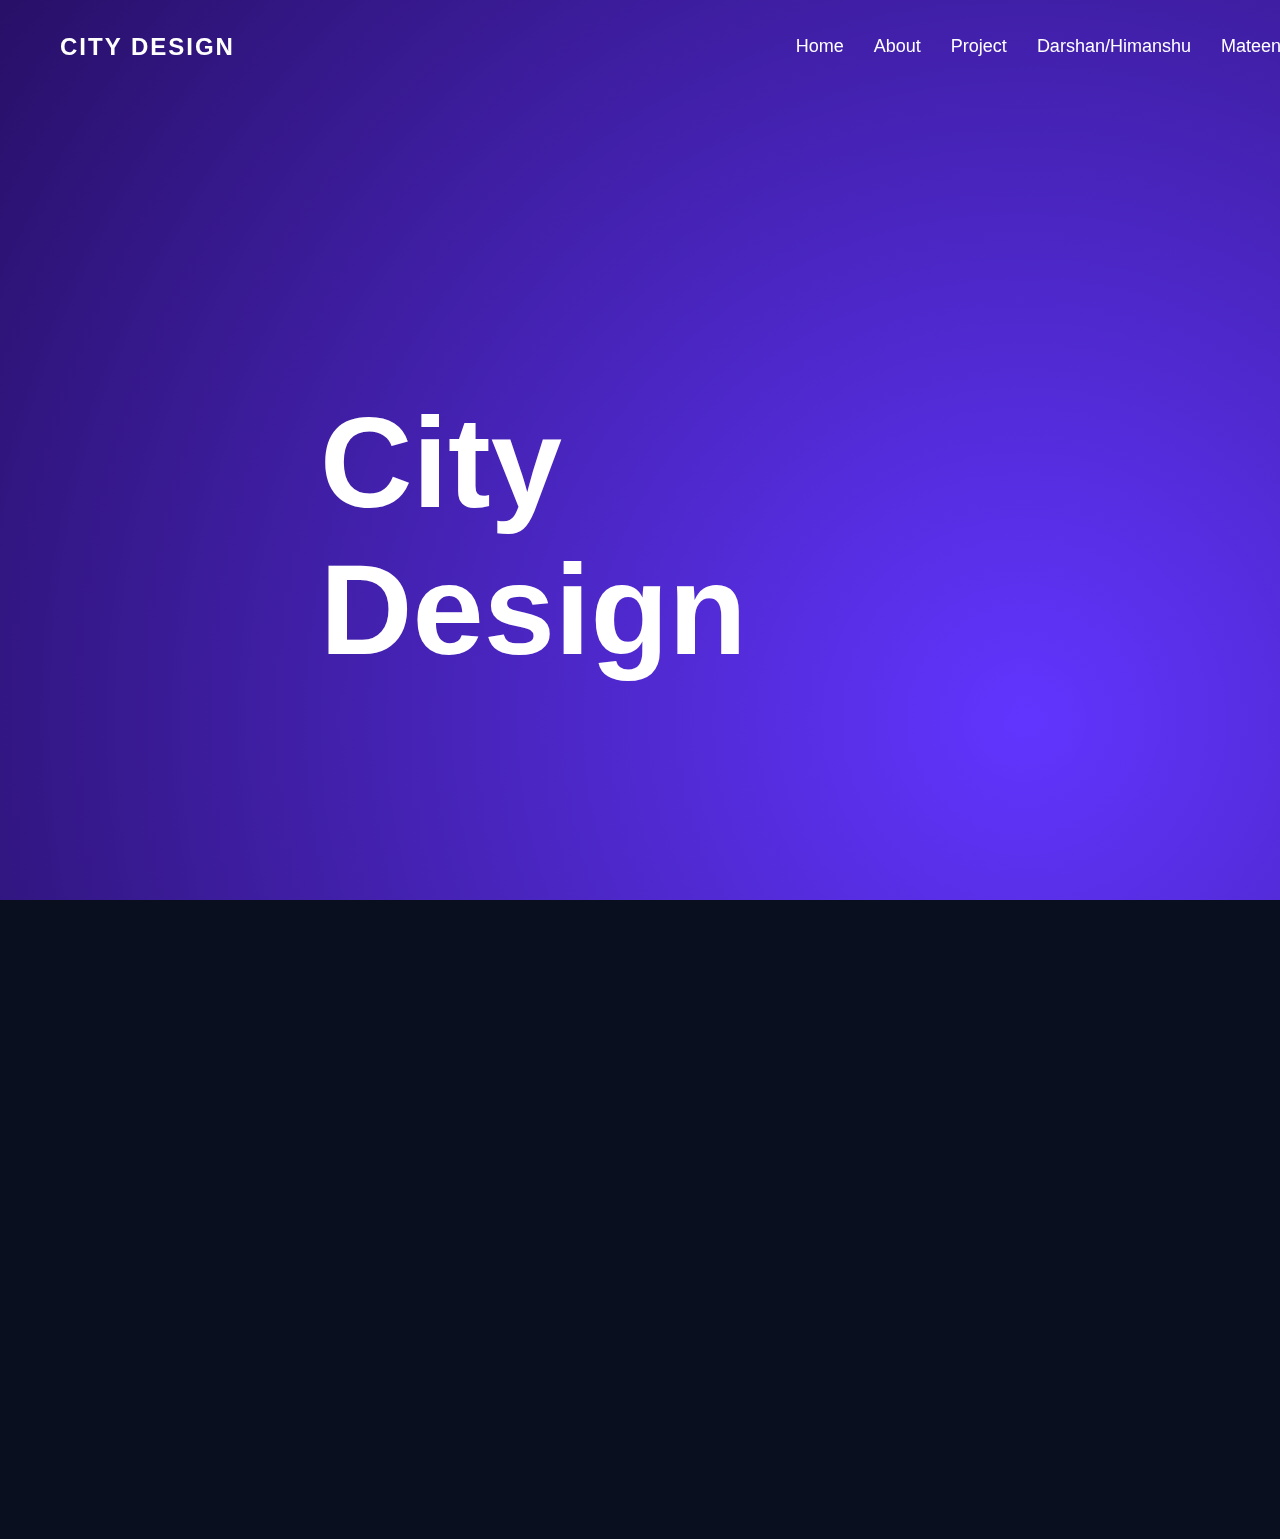
<file: Project.html>
<!DOCTYPE html>
<html lang="en">
<head>
  <meta charset="UTF-8">
  <meta name="viewport" content="width=device-width, initial-scale=1.0">
  <title>City Design - Team Ideas</title>
  <link rel="stylesheet" href="project.css">
</head>

<body>

  <!-- NAVBAR -->
  <header>
    <nav class="navbar">
      <div class="logo">CITY DESIGN</div>
      <ul class="nav-links">
        <li><a href="index.html">Home</a></li>
        <li><a href="about.html">About</a></li>
        <li><a href="Project.html">Project</a></li>
        
        <li><a href="himanshu.html">Darshan/Himanshu</a></li>
        <li><a href="omkar.html">Mateen/Omkar</a></li>
      </ul>
    </nav>
  </header>

  <!-- INTRO -->
  <h1 id="intro-heading">City Design</h1>

  <main id="main-content">

    <h1 class="main-heading">City Design</h1>

    <!-- ABOUT -->
    <section class="about-section">
      <p>
        Our city is an innovative smart city built on sustainability and technology.
        It uses clean energy and intelligent systems to support modern living.
        Smart infrastructure ensures efficiency, safety, and convenience for everyone.
        Eco-friendly development protects the environment and improves quality of life.
        A model future city, inspiring progress and green growth.
      </p>
    </section>

    <!-- GITHUB LINK (UPDATED) -->
    

    <!-- PHASE 1 -->
    <div class="phase-divider">
      <h2>Phase 1: City Map & Topography</h2>
    </div>

    <img src="city.jpg" width="1100" height="500" alt="City Map">

    <!-- PHASE 2 -->
    <div class="phase-divider">
      <h2>Phase 2: Business Ideas</h2>
    </div>

    <!-- CARDS -->
    <section class="cards-container">

      <div class="card">
        <div class="card-inner">
          <h2>Mateen</h2>
          <span class="number">01</span>
        </div>
        <div class="content">
          <ul>
            <li>Telecommunication Services</li>
            <li>Agriculture</li>
            <li>Population & Data Management</li>
            <li>Utility Business</li>
            <li>Startup Incubator</li>
          </ul>
        </div>
      </div>

      <div class="card">
        <div class="card-inner">
          <h2>Omkar</h2>
          <span class="number">02</span>
        </div>
        <div class="content">
          <ul>
            <li>Recreation & Lifestyle</li>
            <li>Public Safety & Services</li>
            <li>Digital Services</li>
            <li>Senior Citizen & Disabled Friendly</li>
            <li>Smart Water Management</li>
          </ul>
        </div>
      </div>

      <div class="card">
        <div class="card-inner">
          <h2>Himanshu</h2>
          <span class="number">03</span>
        </div>
        <div class="content">
          <ul>
            <li>Industries / Commercial</li>
            <li>Tourism & Culture</li>
            <li>Waste Management</li>
            <li>Government</li>
            <li>Solar Energy</li>
          </ul>
        </div>
      </div>

      <div class="card">
        <div class="card-inner">
          <h2>Darshan</h2>
          <span class="number">04</span>
        </div>
        <div class="content">
          <ul>
            <li>Educational Institutions</li>
            <li>Healthcare & Wellness</li>
            <li>Eco-mobility</li>
            <li>Residential</li>
            <li>Finance</li>
          </ul>
        </div>
      </div>

    </section>

  </main>

</body>
</html>
</file>
<file: index.css>
#main-content {
  width: 90%;
  max-width: 1200px;
  margin: 0 auto;
  text-align: center;
}
* {
  margin: 0;
  padding: 0;
  box-sizing: border-box;
  font-family: "Poppins", sans-serif;
}

body {
  background: url('backgroundcity.jpg') no-repeat center center fixed;
  background-size: cover;
  background-blend-mode: overlay;
  background-color: rgba(0, 0, 0, 0.65);
  color: white;
}

/* NAVBAR */
.navbar {
  width: 100%;
  padding: 20px 60px;
  display: flex;
  justify-content: space-between;
  align-items: center;
  position: sticky;
  top: 0;
  background: transparent;
}

.logo {
  font-size: 24px;
  font-weight: 700;
  letter-spacing: 2px;
}

.nav-links {
  display: flex;
  gap: 30px;
  list-style: none;
}

.nav-links a {
  text-decoration: none;
  font-size: 18px;
  color: white;
  transition: all 0.3s ease;
}

.nav-links a:hover {
  color: #00eaff;
  text-shadow: 0 0 10px #00eaff;
}

/* INTRO SECTION */
.intro {
  margin-top: 120px;
  text-align: center;
}

/* Animated Intro Heading */
.intro h2 {
  font-size: 40px;
  margin-bottom: 20px;
  animation: zoomIn 1.5s ease forwards;
  opacity: 0;
}

/* Zoom animation */
@keyframes zoomIn {
  0% {
    opacity: 0;
    transform: scale(3);
  }
  50% {
    opacity: 1;
    transform: scale(1.4);
  }
  100% {
    opacity: 1;
    transform: scale(1);
  }
}

.content-box {
  background: #111929;
  width: 60%;
  margin: auto;
  padding: 30px;
  border-radius: 14px;
  font-size: 20px;
  line-height: 36px;
  opacity: 0;
  animation: fadeIn 1.2s forwards ease;
  animation-delay: 1.6s;
}

/* TABLE DEFAULT STYLE */
.team-table-container {
  width: 80%;
  margin: 50px auto;
  opacity: 0;
  animation: fadeIn 1.2s forwards ease;
  animation-delay: 2.4s;
}

.team-table-container table {
  width: 100%;
  border-collapse: collapse;
  margin-top: 20px;
}

.team-table-container th,
.team-table-container td {
  font-size: 18px;
  padding: 10px;
  text-align: center;
  border: 1px solid #ccc;
}

/* Hover effects */
table tr {
  transition: all 0.3s ease-in-out;
}

table tr:hover {
  background-color: rgba(0, 234, 255, 0.15);
  transform: scale(1.02);
  box-shadow: 0 0 15px #00eaff;
}

table {
  box-shadow: 0 0 20px rgba(0, 234, 255, 0.3);
  transition: 0.4s ease-in-out;
}

table:hover {
  box-shadow: 0 0 35px rgba(0, 234, 255, 0.6);
}

/* Fade animation */
@keyframes fadeIn {
  from { opacity: 0; transform: translateY(30px); }
  to { opacity: 1; transform: translateY(0); }
}
</file>
<file: project.css>
/* NAVBAR */
.navbar {
  width: 100%;
  padding: 20px 60px;
  display: flex;
  justify-content: space-between;
  align-items: center;
  position: sticky;
  top: 0;
  background: transparent;
}

.logo {
  font-size: 24px;
  font-weight: 700;
  letter-spacing: 2px;
}

.nav-links {
  display: flex;
  gap: 30px;
  list-style: none;
}

.nav-links a {
  text-decoration: none;
  font-size: 18px;
  color: white;
  transition: all 0.3s ease;
}

.nav-links a:hover {
  color: #00eaff;
  text-shadow: 0 0 10px #00eaff;
}
/* --- Global & Background Styling (Retained from previous example) --- */
body {
  background: radial-gradient(circle at 20% 20%, #6235ff 0%, rgba(30, 7, 77, 0.9) 30%, #080b18 80%);
  background-color: #0a0f1f;
  background-attachment: fixed;
  background-size: 400% 400%;
  animation: gradientShift 15s ease infinite alternate;
  min-height: 100vh;
  color: #ffffff;
  margin: 0;
  padding: 0;
  box-sizing: border-box;
  font-family: sans-serif;
  overflow-x: hidden;
}


@keyframes gradientShift {
  0% { background-position: 0% 50%; }
  100% { background-position: 100% 50%; }
}


/* --- 1. INTRO ANIMATION STYLES --- */

/* Initial state of the large heading */
#intro-heading {
  position: fixed; /* Fix it over the content */
  top: 50%;
  left: 50%;
  transform: translate(-50%, -50%);
  font-size: 8em; /* Start large */
  color: #ffffff;
  opacity: 1;
  z-index: 100; /* Ensure it's on top */
  animation: 
    shrinkAndFade 2s forwards, /* 2s animation to shrink */
    fadeOutAfterDelay 0.5s forwards 2s; /* 0.5s fade out after the 2s shrink */
}

/* Keyframes for the shrink and fade effect */
@keyframes shrinkAndFade {
  0% {
    font-size: 8em;
    opacity: 1;
    transform: translate(-50%, -50%) scale(1);
  }
  100% {
    font-size: 3em; /* Shrinks to a size slightly larger than final */
    opacity: 1;
    transform: translate(-50%, -50%) scale(0.9);
  }
}

/* Keyframes to make the element disappear completely */
@keyframes fadeOutAfterDelay {
    to {
        opacity: 0;
        visibility: hidden;
    }
}

/* Main content container, appears after the intro */
#main-content {
  width: 90%;
  margin: 0 auto;
  max-width: 1200px;
  padding-top: 50px; /* Space from the top */
  opacity: 0; /* Start hidden */
  animation: fadeIn 1s forwards 2.5s; /* Fade in after 2.5 seconds (2s shrink + 0.5s fade out) */
}

/* Fade in for the main content */
@keyframes fadeIn {
  to {
    opacity: 1;
  }
}

/* --- 2. NEW CONTENT STYLES --- */

.main-heading {
  font-size: 2.5em;
  text-align: center;
  color: #ffffff;
  margin-top: 0;
  padding-bottom: 20px;
}

.about-section {
  text-align: center;
  margin-bottom: 40px;
}

.about-section p {
  font-size: 1.1em;
  line-height: 1.6;
  max-width: 800px;
  margin: 0 auto;
  color: #ccc;
}

/* Horizontal White Box for Phases */
.phase-divider {
  background-color: #ffffff;
  color: #080b18; /* Dark text on white background */
  padding: 15px 20px;
  margin: 30px 0;
  text-align: center;
  border-radius: 5px;
  box-shadow: 0 4px 15px rgba(0, 0, 0, 0.2);
}

.phase-divider h2 {
  margin: 0;
  font-size: 1.5em;
  text-transform: uppercase;
}

.image-placeholder {
  width: 100%;
  height: 300px; /* Placeholder height */
  background-color: #1e074d; /* Dark background for visibility */
  border: 2px dashed #6235ff;
  display: flex;
  justify-content: center;
  align-items: center;
  color: #ffffff;
  font-style: italic;
  margin-bottom: 30px;
}

.github-link {
    text-align: center;
    margin: 30px 0;
}

.github-button {
    display: inline-block;
    padding: 12px 30px;
    background-color: #6235ff; /* Primary accent color */
    color: #ffffff;
    text-decoration: none;
    font-size: 1.1em;
    font-weight: 600;
    border-radius: 50px;
    transition: background-color 0.3s ease, transform 0.2s ease, box-shadow 0.3s ease;
    box-shadow: 0 5px 15px rgba(98, 53, 255, 0.4);
}

.github-button:hover {
    background-color: #5028d6;
    transform: translateY(-2px);
    box-shadow: 0 7px 20px rgba(98, 53, 255, 0.6);
}


/* --- 3. ORIGINAL CARD STYLING (Adjusted for new context) --- */

.cards-container {
  display: flex;
  flex-wrap: wrap;
  justify-content: space-around;
  gap: 30px;
  padding: 40px 0;
}

.card {

  width: 250px;

  height: 360px;

  background: #0d1428;

  border: 1px solid #24304a;

  position: relative;

  overflow: hidden;

  transition: 0.4s ease;

  display: flex;

  justify-content: center;

  align-items: center;

}



.card:hover {

  height: 450px;

  transition: 0.4s;

}



.card-inner {

  text-align: center;

  color: #b7c6ff;

  font-size: 20px;

  transition: 0.4s ease;

  padding-top: 30px;
  position:absolute ;
  top: 30% ;
  transform: translateY(-50%);

}



.card h2 {

  font-size: 20px;

  letter-spacing: 1.5px;

}



.number {

  display: block;

  margin-top: 10px;

  color: white;

  font-weight: 600;

  font-size: 18px;

}



.content {
  text-align: center;

  position: absolute;

  bottom: -220px;

  width: 100%;

  padding: 20px;

  font-size: 20px;

  color: #d8e2ff;

  line-height: 22px;

  opacity: 0;

  transition: 0.4s ease;

}



.card:hover .content {

  bottom: 20px;

  opacity: 1;

}



.card:hover .card-inner {

  transform: translateY(-130px);

}
</file>
